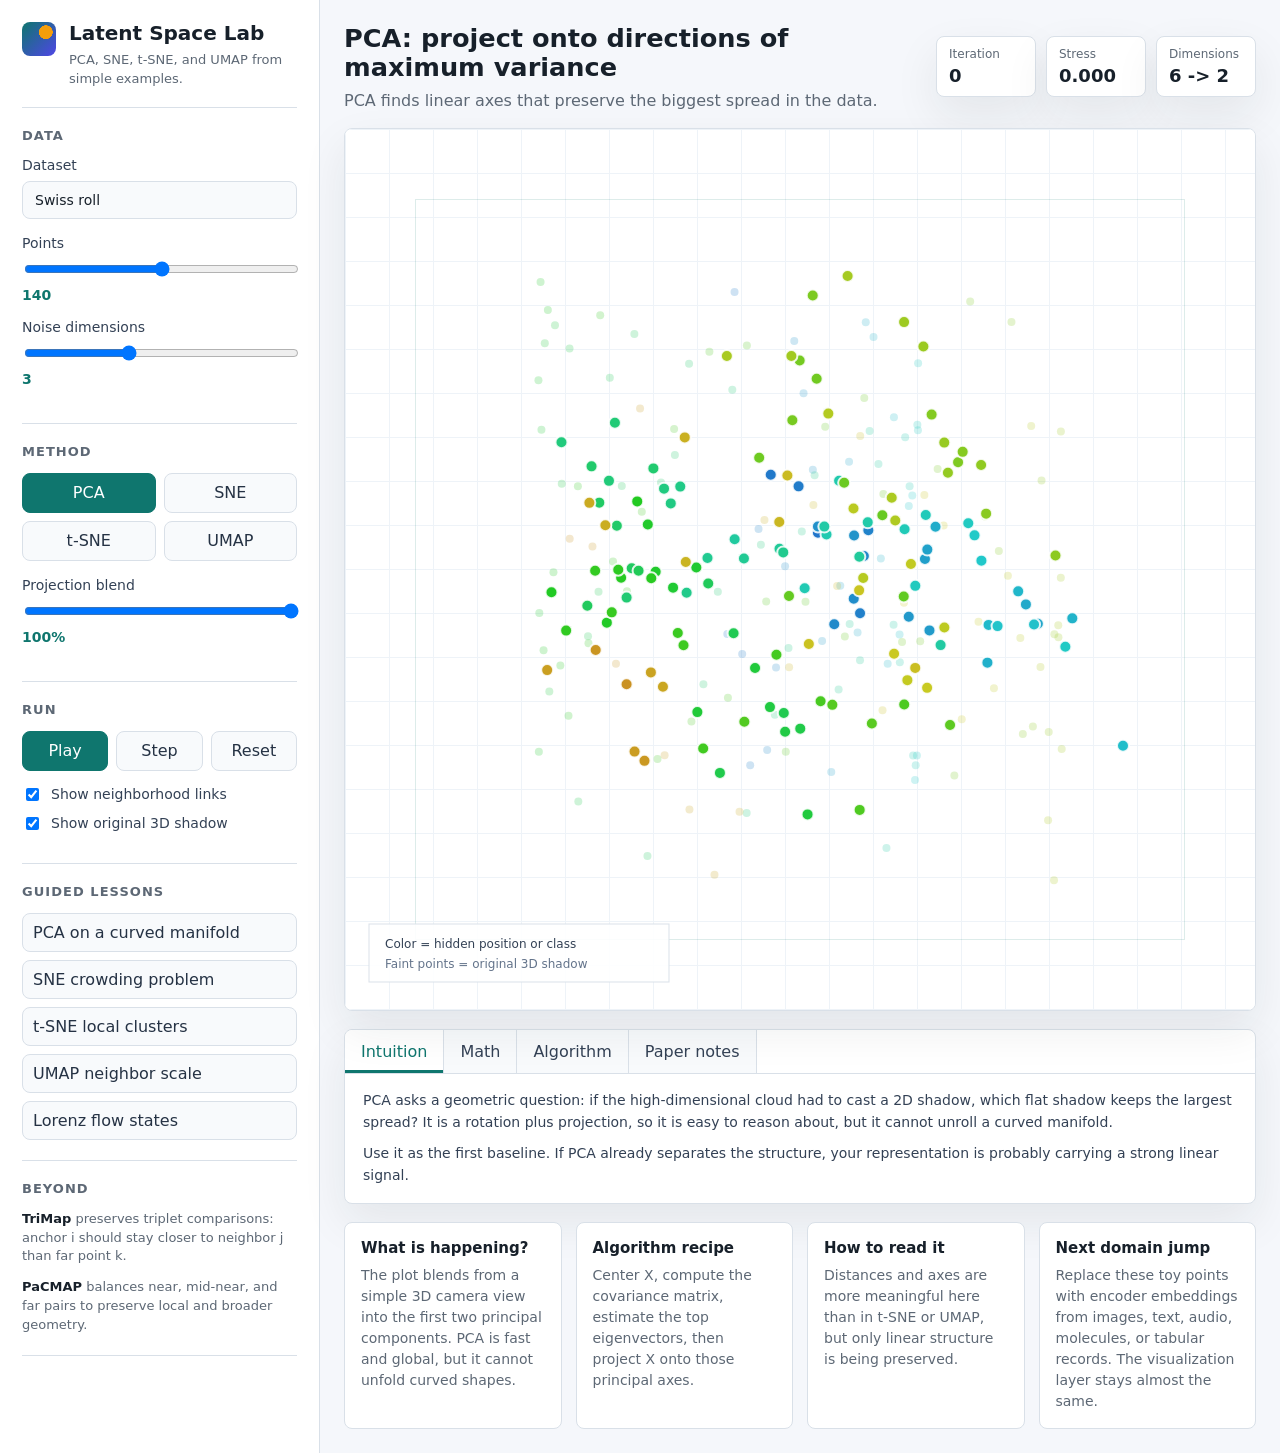
<file: index.html>
<!doctype html>
<html lang="en">
  <head>
    <meta charset="utf-8">
    <meta name="viewport" content="width=device-width, initial-scale=1">
    <title>Latent Space Visualization Lab</title>
    <link rel="stylesheet" href="styles.css">
  </head>
  <body>
    <div class="app-shell">
      <aside class="sidebar">
        <div class="brand">
          <span class="brand-mark"></span>
          <div>
            <h1>Latent Space Lab</h1>
            <p>PCA, SNE, t-SNE, and UMAP from simple examples.</p>
          </div>
        </div>

        <section class="panel">
          <h2>Data</h2>
          <label>
            Dataset
            <select id="datasetSelect">
              <option value="swiss">Swiss roll</option>
              <option value="helix">3D helix</option>
              <option value="blobs">Separated blobs</option>
              <option value="rings">Nested rings</option>
              <option value="lorenz">Lorenz attractor</option>
            </select>
          </label>
          <label>
            Points
            <input id="pointCount" type="range" min="60" max="220" step="20" value="140">
            <output id="pointCountLabel">140</output>
          </label>
          <label>
            Noise dimensions
            <input id="noiseDims" type="range" min="0" max="8" step="1" value="3">
            <output id="noiseDimsLabel">3</output>
          </label>
        </section>

        <section class="panel">
          <h2>Method</h2>
          <div class="segmented" id="methodTabs">
            <button type="button" data-method="pca" class="active">PCA</button>
            <button type="button" data-method="sne">SNE</button>
            <button type="button" data-method="tsne">t-SNE</button>
            <button type="button" data-method="umap">UMAP</button>
          </div>

          <div id="pcaControls" class="method-controls">
            <label>
              Projection blend
              <input id="pcaBlend" type="range" min="0" max="100" value="100">
              <output id="pcaBlendLabel">100%</output>
            </label>
          </div>

          <div id="neighborControls" class="method-controls hidden">
            <label>
              Neighborhood
              <input id="neighborSize" type="range" min="4" max="50" step="1" value="18">
              <output id="neighborSizeLabel">18</output>
            </label>
            <label>
              Learning rate
              <input id="learningRate" type="range" min="1" max="90" step="1" value="30">
              <output id="learningRateLabel">0.30</output>
            </label>
          </div>
        </section>

        <section class="panel">
          <h2>Run</h2>
          <div class="button-row">
            <button id="playButton" type="button">Play</button>
            <button id="stepButton" type="button">Step</button>
            <button id="resetButton" type="button">Reset</button>
          </div>
          <label class="checkbox-label">
            <input id="showLinks" type="checkbox" checked>
            Show neighborhood links
          </label>
          <label class="checkbox-label">
            <input id="showGhost" type="checkbox" checked>
            Show original 3D shadow
          </label>
        </section>

        <section class="panel">
          <h2>Guided Lessons</h2>
          <div class="lesson-list" id="lessonList">
            <button type="button" data-lesson="pcaSwiss">PCA on a curved manifold</button>
            <button type="button" data-lesson="sneCrowding">SNE crowding problem</button>
            <button type="button" data-lesson="tsneClusters">t-SNE local clusters</button>
            <button type="button" data-lesson="umapNeighbors">UMAP neighbor scale</button>
            <button type="button" data-lesson="lorenzFlow">Lorenz flow states</button>
          </div>
        </section>

        <section class="panel">
          <h2>Beyond</h2>
          <div class="beyond-list">
            <p><strong>TriMap</strong> preserves triplet comparisons: anchor i should stay closer to neighbor j than far point k.</p>
            <p><strong>PaCMAP</strong> balances near, mid-near, and far pairs to preserve local and broader geometry.</p>
          </div>
        </section>
      </aside>

      <main class="workspace">
        <header class="topbar">
          <div>
            <h2 id="methodTitle">PCA: project onto directions of maximum variance</h2>
            <p id="methodDescription">PCA finds linear axes that preserve the biggest spread in the data.</p>
          </div>
          <div class="stat-strip">
            <div>
              <span>Iteration</span>
              <strong id="iterationStat">0</strong>
            </div>
            <div>
              <span>Stress</span>
              <strong id="stressStat">0.000</strong>
            </div>
            <div>
              <span>Dimensions</span>
              <strong id="dimensionStat">6 -> 2</strong>
            </div>
          </div>
        </header>

        <section class="stage">
          <canvas id="plotCanvas" width="1200" height="760" aria-label="Dimensionality reduction visualization"></canvas>
          <div id="pointInspector" class="point-inspector hidden"></div>
        </section>

        <section class="details-panel">
          <div class="detail-tabs" id="detailTabs">
            <button type="button" class="active" data-detail="intuition">Intuition</button>
            <button type="button" data-detail="math">Math</button>
            <button type="button" data-detail="algorithm">Algorithm</button>
            <button type="button" data-detail="paper">Paper notes</button>
          </div>
          <div id="detailContent" class="detail-content"></div>
        </section>

        <section class="explain-grid">
          <article>
            <h3 id="stepTitle">What is happening?</h3>
            <p id="stepText">The high-dimensional points are generated from a simple 3D shape with optional extra noise dimensions. The selected method turns them into a 2D map.</p>
          </article>
          <article>
            <h3>Algorithm recipe</h3>
            <p id="algorithmText">Center the data, find the directions of maximum variance, then project each point onto the top two principal components.</p>
          </article>
          <article>
            <h3>How to read it</h3>
            <p id="readText">Colors follow the hidden position along the original dataset. In PCA, far directions are meaningful. In SNE, t-SNE, and UMAP, trust neighborhoods more than global axes.</p>
          </article>
          <article>
            <h3>Next domain jump</h3>
            <p>Replace these toy points with encoder embeddings from images, text, audio, molecules, or tabular records. The visualization layer stays almost the same.</p>
          </article>
        </section>
      </main>
    </div>

    <script src="app.js" defer></script>
  </body>
</html>
</file>
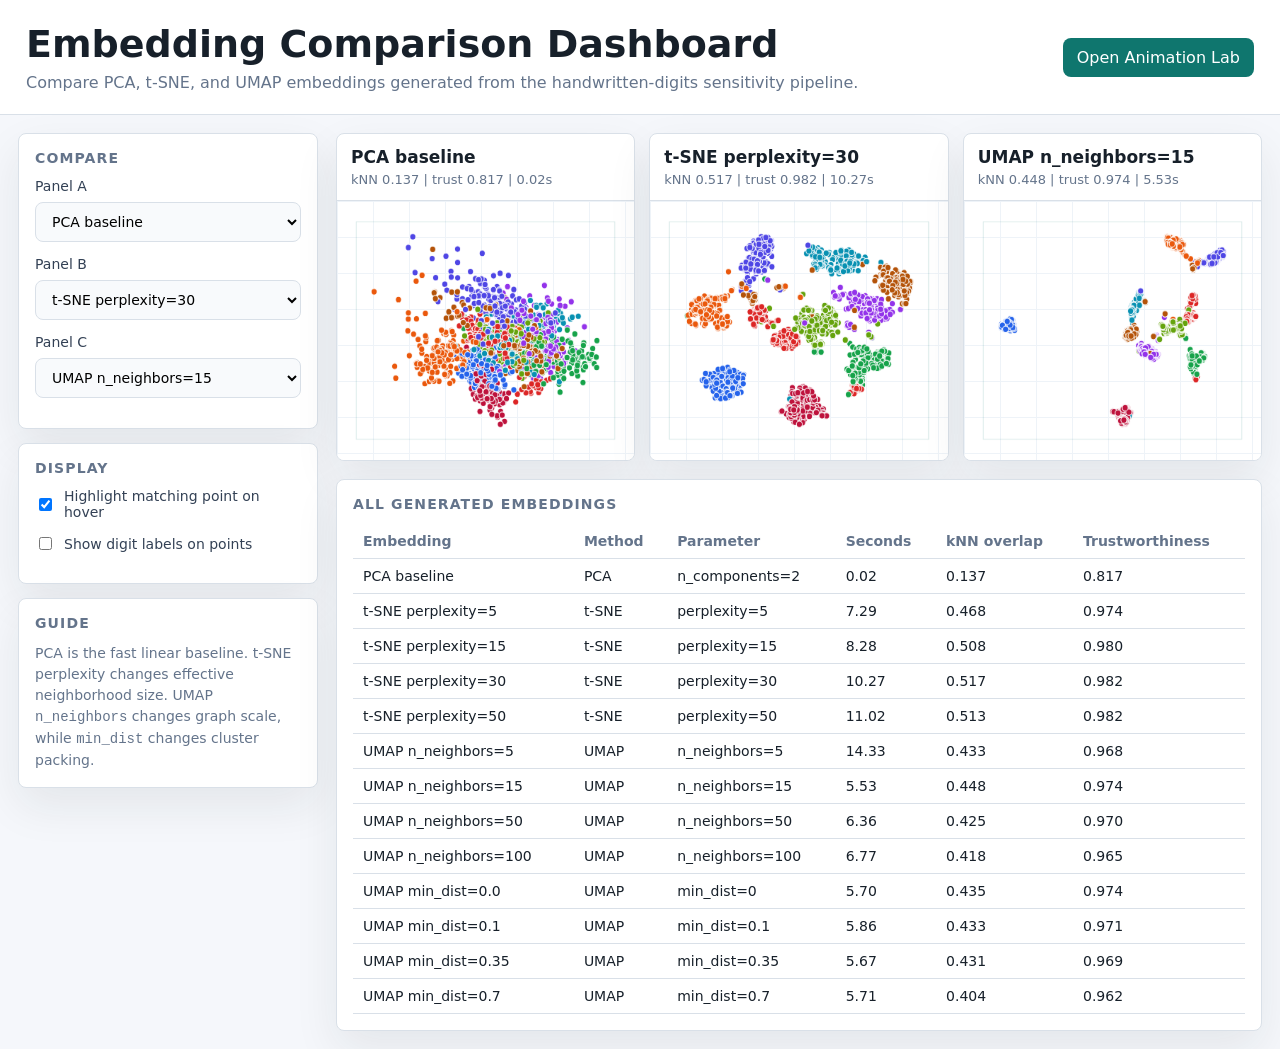
<file: dashboard.html>
<!doctype html>
<html lang="en">
  <head>
    <meta charset="utf-8">
    <meta name="viewport" content="width=device-width, initial-scale=1">
    <title>Latent Space Comparison Dashboard</title>
    <link rel="stylesheet" href="dashboard.css">
  </head>
  <body>
    <header class="dashboard-header">
      <div>
        <h1>Embedding Comparison Dashboard</h1>
        <p>Compare PCA, t-SNE, and UMAP embeddings generated from the handwritten-digits sensitivity pipeline.</p>
      </div>
      <a href="index.html">Open Animation Lab</a>
    </header>

    <main class="dashboard-shell">
      <aside class="controls">
        <section>
          <h2>Compare</h2>
          <label>
            Panel A
            <select id="selectA"></select>
          </label>
          <label>
            Panel B
            <select id="selectB"></select>
          </label>
          <label>
            Panel C
            <select id="selectC"></select>
          </label>
        </section>

        <section>
          <h2>Display</h2>
          <label class="check">
            <input id="linkHover" type="checkbox" checked>
            Highlight matching point on hover
          </label>
          <label class="check">
            <input id="showLabels" type="checkbox">
            Show digit labels on points
          </label>
        </section>

        <section>
          <h2>Guide</h2>
          <p>PCA is the fast linear baseline. t-SNE perplexity changes effective neighborhood size. UMAP <code>n_neighbors</code> changes graph scale, while <code>min_dist</code> changes cluster packing.</p>
        </section>
      </aside>

      <section class="comparison-area">
        <div class="plot-grid">
          <article class="plot-card">
            <div class="plot-title">
              <h2 id="titleA">Panel A</h2>
              <span id="metricA"></span>
            </div>
            <canvas id="canvasA" width="720" height="560"></canvas>
          </article>
          <article class="plot-card">
            <div class="plot-title">
              <h2 id="titleB">Panel B</h2>
              <span id="metricB"></span>
            </div>
            <canvas id="canvasB" width="720" height="560"></canvas>
          </article>
          <article class="plot-card">
            <div class="plot-title">
              <h2 id="titleC">Panel C</h2>
              <span id="metricC"></span>
            </div>
            <canvas id="canvasC" width="720" height="560"></canvas>
          </article>
        </div>

        <section class="metrics-table">
          <h2>All Generated Embeddings</h2>
          <table>
            <thead>
              <tr>
                <th>Embedding</th>
                <th>Method</th>
                <th>Parameter</th>
                <th>Seconds</th>
                <th>kNN overlap</th>
                <th>Trustworthiness</th>
              </tr>
            </thead>
            <tbody id="metricsBody"></tbody>
          </table>
        </section>
      </section>
    </main>

    <div id="tooltip" class="tooltip hidden"></div>
    <script src="dashboard.js" defer></script>
  </body>
</html>
</file>
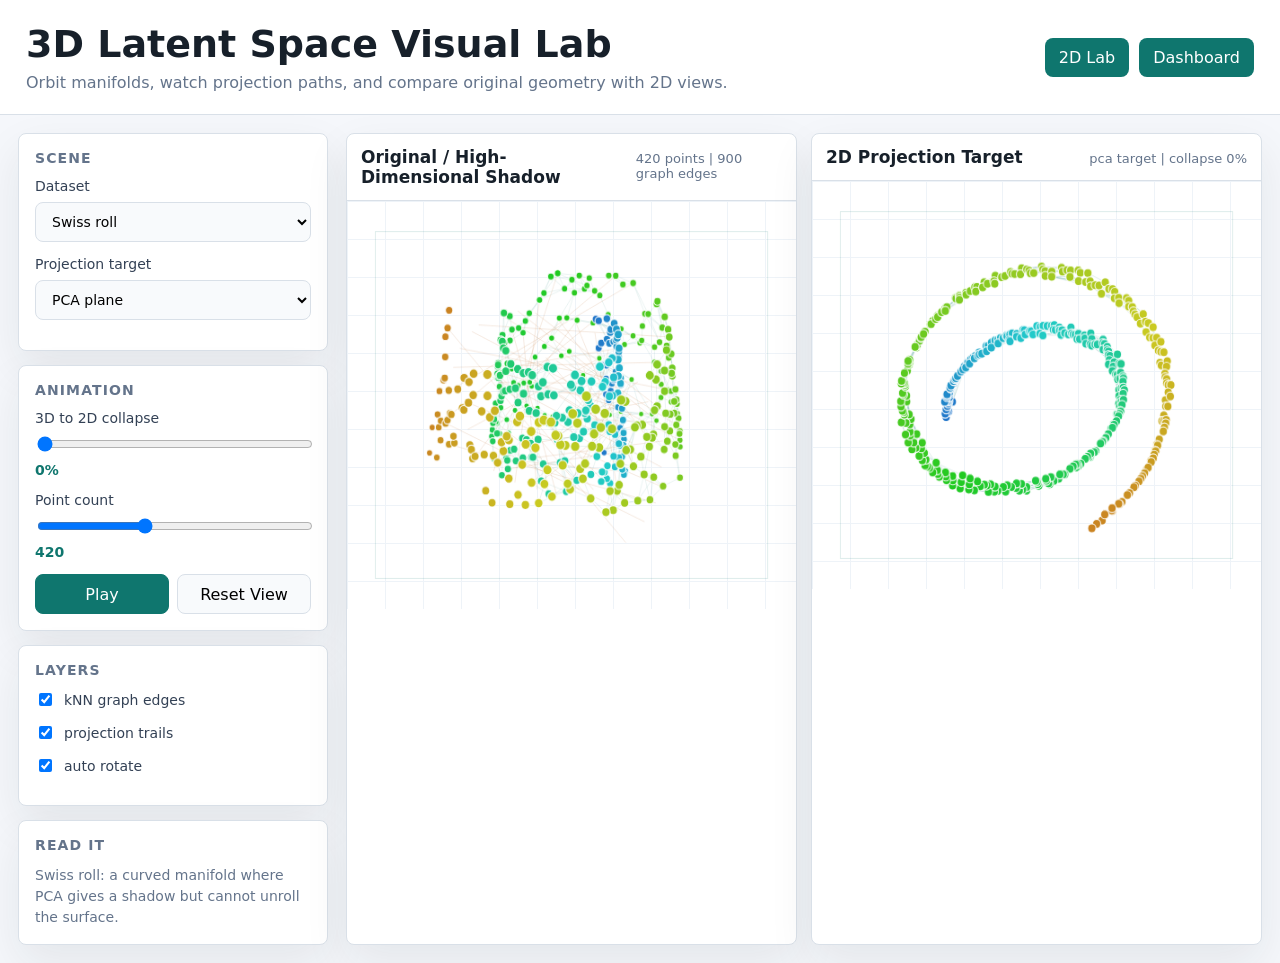
<file: visual3d.html>
<!doctype html>
<html lang="en">
  <head>
    <meta charset="utf-8">
    <meta name="viewport" content="width=device-width, initial-scale=1">
    <title>3D Latent Space Visual Lab</title>
    <link rel="stylesheet" href="visual3d.css">
  </head>
  <body>
    <header class="top">
      <div>
        <h1>3D Latent Space Visual Lab</h1>
        <p>Orbit manifolds, watch projection paths, and compare original geometry with 2D views.</p>
      </div>
      <nav>
        <a href="index.html">2D Lab</a>
        <a href="dashboard.html">Dashboard</a>
      </nav>
    </header>

    <main class="shell">
      <aside class="controls">
        <section>
          <h2>Scene</h2>
          <label>Dataset
            <select id="dataset">
              <option value="swiss">Swiss roll</option>
              <option value="lorenz">Lorenz attractor</option>
              <option value="helix">Helix</option>
              <option value="rings">Nested rings</option>
              <option value="hypercube">4D hypercube shadow</option>
            </select>
          </label>
          <label>Projection target
            <select id="projection">
              <option value="pca">PCA plane</option>
              <option value="random">Random 2D plane</option>
              <option value="radial">Radial unwrap</option>
            </select>
          </label>
        </section>

        <section>
          <h2>Animation</h2>
          <label>3D to 2D collapse
            <input id="collapse" type="range" min="0" max="100" value="0">
            <output id="collapseLabel">0%</output>
          </label>
          <label>Point count
            <input id="count" type="range" min="120" max="900" step="60" value="420">
            <output id="countLabel">420</output>
          </label>
          <div class="buttons">
            <button id="play" type="button">Play</button>
            <button id="resetView" type="button">Reset View</button>
          </div>
        </section>

        <section>
          <h2>Layers</h2>
          <label class="check"><input id="showGraph" type="checkbox" checked> kNN graph edges</label>
          <label class="check"><input id="showTrail" type="checkbox" checked> projection trails</label>
          <label class="check"><input id="autoRotate" type="checkbox" checked> auto rotate</label>
        </section>

        <section>
          <h2>Read It</h2>
          <p id="explain">The left view is the original manifold in 3D or a 3D shadow of a higher-dimensional object. The right view is the current 2D projection target.</p>
        </section>
      </aside>

      <section class="stage">
        <article class="viewport">
          <div class="viewport-title">
            <h2>Original / High-Dimensional Shadow</h2>
            <span id="leftMetric">orbit with drag</span>
          </div>
          <canvas id="canvas3d" width="900" height="720"></canvas>
        </article>
        <article class="viewport">
          <div class="viewport-title">
            <h2>2D Projection Target</h2>
            <span id="rightMetric">linked colors and neighbors</span>
          </div>
          <canvas id="canvas2d" width="900" height="720"></canvas>
        </article>
      </section>
    </main>

    <script src="visual3d.js" defer></script>
  </body>
</html>
</file>
<file: styles.css>
:root {
  color-scheme: light;
  --bg: #f5f7fb;
  --ink: #17202a;
  --muted: #5d6875;
  --line: #d9e0e8;
  --panel: #ffffff;
  --accent: #0f766e;
  --accent-2: #b45309;
  --accent-3: #4f46e5;
  --shadow: 0 18px 45px rgba(23, 32, 42, 0.08);
}

* {
  box-sizing: border-box;
}

body {
  margin: 0;
  min-height: 100vh;
  background: var(--bg);
  color: var(--ink);
  font-family: Inter, ui-sans-serif, system-ui, -apple-system, BlinkMacSystemFont, "Segoe UI", sans-serif;
}

button,
input,
select {
  font: inherit;
}

.app-shell {
  display: grid;
  grid-template-columns: 320px minmax(0, 1fr);
  min-height: 100vh;
}

.sidebar {
  background: #ffffff;
  border-right: 1px solid var(--line);
  padding: 22px;
  overflow-y: auto;
}

.brand {
  display: flex;
  gap: 13px;
  align-items: flex-start;
  padding-bottom: 18px;
  border-bottom: 1px solid var(--line);
}

.brand-mark {
  width: 34px;
  height: 34px;
  border-radius: 8px;
  background:
    radial-gradient(circle at 70% 30%, #f59e0b 0 20%, transparent 21%),
    linear-gradient(135deg, #0f766e, #4f46e5);
  flex: 0 0 auto;
}

h1,
h2,
h3,
p {
  margin: 0;
}

.brand h1 {
  font-size: 20px;
  line-height: 1.15;
}

.brand p {
  margin-top: 6px;
  color: var(--muted);
  line-height: 1.45;
  font-size: 13px;
}

.panel {
  padding: 20px 0;
  border-bottom: 1px solid var(--line);
}

.panel h2 {
  font-size: 13px;
  text-transform: uppercase;
  letter-spacing: 0.08em;
  color: var(--muted);
  margin-bottom: 14px;
}

label {
  display: grid;
  gap: 8px;
  margin-bottom: 16px;
  color: #334155;
  font-size: 14px;
}

select,
input[type="range"] {
  width: 100%;
}

select {
  appearance: none;
  background: #f8fafc;
  border: 1px solid var(--line);
  border-radius: 8px;
  color: var(--ink);
  padding: 10px 12px;
}

output {
  color: var(--accent);
  font-weight: 700;
}

.segmented {
  display: grid;
  grid-template-columns: repeat(2, 1fr);
  gap: 8px;
  margin-bottom: 16px;
}

.segmented button,
.button-row button {
  border: 1px solid var(--line);
  background: #f8fafc;
  color: #253244;
  border-radius: 8px;
  min-height: 40px;
  cursor: pointer;
}

.segmented button.active,
.button-row button:first-child {
  border-color: var(--accent);
  background: var(--accent);
  color: #ffffff;
}

.button-row {
  display: grid;
  grid-template-columns: 1fr 1fr 1fr;
  gap: 8px;
  margin-bottom: 14px;
}

.lesson-list {
  display: grid;
  gap: 8px;
}

.beyond-list {
  display: grid;
  gap: 12px;
}

.beyond-list p {
  color: var(--muted);
  font-size: 13px;
  line-height: 1.45;
}

.beyond-list strong {
  color: var(--ink);
}

.lesson-list button {
  min-height: 38px;
  text-align: left;
  border: 1px solid var(--line);
  background: #f8fafc;
  color: #253244;
  border-radius: 8px;
  padding: 9px 10px;
  cursor: pointer;
}

.lesson-list button:hover,
.segmented button:hover,
.button-row button:hover {
  border-color: var(--accent);
}

.checkbox-label {
  display: flex;
  align-items: center;
  gap: 9px;
  margin-bottom: 10px;
}

.hidden {
  display: none;
}

.workspace {
  display: grid;
  grid-template-rows: auto minmax(420px, 1fr) auto;
  gap: 18px;
  padding: 24px;
  min-width: 0;
}

.topbar {
  display: flex;
  align-items: center;
  justify-content: space-between;
  gap: 20px;
}

.topbar h2 {
  font-size: clamp(20px, 2vw, 30px);
  line-height: 1.15;
}

.topbar p {
  margin-top: 8px;
  color: var(--muted);
  max-width: 780px;
}

.stat-strip {
  display: grid;
  grid-template-columns: repeat(3, minmax(82px, 1fr));
  gap: 10px;
  min-width: 320px;
}

.stat-strip div {
  background: var(--panel);
  border: 1px solid var(--line);
  border-radius: 8px;
  padding: 10px 12px;
  box-shadow: var(--shadow);
}

.stat-strip span {
  display: block;
  color: var(--muted);
  font-size: 12px;
}

.stat-strip strong {
  display: block;
  margin-top: 4px;
  font-size: 18px;
}

.stage {
  min-height: 0;
  position: relative;
  background: var(--panel);
  border: 1px solid var(--line);
  border-radius: 8px;
  box-shadow: var(--shadow);
  overflow: hidden;
}

canvas {
  width: 100%;
  height: 100%;
  display: block;
  background:
    linear-gradient(#eef3f8 1px, transparent 1px),
    linear-gradient(90deg, #eef3f8 1px, transparent 1px),
    #ffffff;
  background-size: 44px 44px;
}

.point-inspector {
  position: absolute;
  left: 18px;
  top: 18px;
  max-width: min(340px, calc(100% - 36px));
  background: rgba(255, 255, 255, 0.94);
  border: 1px solid var(--line);
  border-radius: 8px;
  box-shadow: var(--shadow);
  padding: 12px 14px;
  pointer-events: none;
  color: #334155;
  font-size: 13px;
  line-height: 1.45;
}

.point-inspector strong {
  display: block;
  color: var(--ink);
  margin-bottom: 4px;
}

.details-panel {
  background: var(--panel);
  border: 1px solid var(--line);
  border-radius: 8px;
  box-shadow: var(--shadow);
  overflow: hidden;
}

.detail-tabs {
  display: flex;
  gap: 0;
  border-bottom: 1px solid var(--line);
  overflow-x: auto;
}

.detail-tabs button {
  border: 0;
  border-right: 1px solid var(--line);
  background: #f8fafc;
  color: #334155;
  padding: 12px 16px;
  cursor: pointer;
  white-space: nowrap;
}

.detail-tabs button.active {
  background: #ffffff;
  color: var(--accent);
  box-shadow: inset 0 -3px 0 var(--accent);
}

.detail-content {
  padding: 16px 18px;
  color: #334155;
  line-height: 1.55;
  font-size: 14px;
}

.detail-content p + p {
  margin-top: 10px;
}

.detail-content code {
  background: #f1f5f9;
  border: 1px solid #e2e8f0;
  border-radius: 6px;
  padding: 1px 5px;
}

.detail-content ol {
  margin: 8px 0 0;
  padding-left: 20px;
}

.detail-content li + li {
  margin-top: 5px;
}

.explain-grid {
  display: grid;
  grid-template-columns: repeat(4, 1fr);
  gap: 14px;
}

.explain-grid article {
  background: var(--panel);
  border: 1px solid var(--line);
  border-radius: 8px;
  padding: 16px;
}

.explain-grid h3 {
  font-size: 15px;
  margin-bottom: 8px;
}

.explain-grid p {
  color: var(--muted);
  line-height: 1.5;
  font-size: 14px;
}

@media (max-width: 920px) {
  .app-shell {
    grid-template-columns: 1fr;
  }

  .sidebar {
    border-right: 0;
    border-bottom: 1px solid var(--line);
  }

  .topbar,
  .explain-grid {
    grid-template-columns: 1fr;
    display: grid;
  }

  .stat-strip {
    min-width: 0;
  }
}
</file>
<file: dashboard.css>
:root {
  --bg: #f5f7fb;
  --panel: #ffffff;
  --ink: #17202a;
  --muted: #64748b;
  --line: #d9e0e8;
  --accent: #0f766e;
  --accent-2: #b45309;
  --shadow: 0 18px 45px rgba(23, 32, 42, 0.08);
}

* {
  box-sizing: border-box;
}

body {
  margin: 0;
  min-height: 100vh;
  background: var(--bg);
  color: var(--ink);
  font-family: Inter, ui-sans-serif, system-ui, -apple-system, BlinkMacSystemFont, "Segoe UI", sans-serif;
}

button,
select,
input {
  font: inherit;
}

.dashboard-header {
  display: flex;
  justify-content: space-between;
  align-items: center;
  gap: 18px;
  padding: 22px 26px;
  background: #ffffff;
  border-bottom: 1px solid var(--line);
}

.dashboard-header h1 {
  margin: 0;
  font-size: clamp(24px, 3vw, 38px);
}

.dashboard-header p {
  margin: 7px 0 0;
  color: var(--muted);
}

.dashboard-header a {
  color: #ffffff;
  background: var(--accent);
  text-decoration: none;
  padding: 10px 14px;
  border-radius: 8px;
  white-space: nowrap;
}

.dashboard-shell {
  display: grid;
  grid-template-columns: 300px minmax(0, 1fr);
  gap: 18px;
  padding: 18px;
}

.controls {
  display: grid;
  align-content: start;
  gap: 14px;
}

.controls section,
.plot-card,
.metrics-table {
  background: var(--panel);
  border: 1px solid var(--line);
  border-radius: 8px;
  box-shadow: var(--shadow);
}

.controls section {
  padding: 16px;
}

.controls h2,
.metrics-table h2 {
  margin: 0 0 12px;
  font-size: 14px;
  text-transform: uppercase;
  color: var(--muted);
  letter-spacing: 0.08em;
}

.controls p {
  margin: 0;
  color: var(--muted);
  line-height: 1.5;
  font-size: 14px;
}

label {
  display: grid;
  gap: 8px;
  margin-bottom: 14px;
  font-size: 14px;
  color: #334155;
}

.check {
  display: flex;
  align-items: center;
  gap: 9px;
}

select {
  width: 100%;
  border: 1px solid var(--line);
  background: #f8fafc;
  border-radius: 8px;
  padding: 10px 12px;
}

.comparison-area {
  display: grid;
  gap: 18px;
  min-width: 0;
}

.plot-grid {
  display: grid;
  grid-template-columns: repeat(3, minmax(0, 1fr));
  gap: 14px;
}

.plot-card {
  overflow: hidden;
}

.plot-title {
  display: grid;
  gap: 5px;
  padding: 13px 14px;
  border-bottom: 1px solid var(--line);
}

.plot-title h2 {
  margin: 0;
  font-size: 17px;
}

.plot-title span {
  color: var(--muted);
  font-size: 13px;
}

canvas {
  width: 100%;
  aspect-ratio: 1.15;
  display: block;
  background:
    linear-gradient(#eef3f8 1px, transparent 1px),
    linear-gradient(90deg, #eef3f8 1px, transparent 1px),
    #ffffff;
  background-size: 36px 36px;
}

.metrics-table {
  padding: 16px;
  overflow-x: auto;
}

table {
  width: 100%;
  border-collapse: collapse;
  font-size: 14px;
}

th,
td {
  padding: 9px 10px;
  border-bottom: 1px solid var(--line);
  text-align: left;
}

th {
  color: var(--muted);
  font-weight: 700;
}

.tooltip {
  position: fixed;
  z-index: 10;
  background: rgba(255, 255, 255, 0.96);
  border: 1px solid var(--line);
  border-radius: 8px;
  box-shadow: var(--shadow);
  padding: 10px 12px;
  pointer-events: none;
  color: #334155;
  font-size: 13px;
}

.hidden {
  display: none;
}

@media (max-width: 1100px) {
  .dashboard-shell,
  .plot-grid {
    grid-template-columns: 1fr;
  }

  .dashboard-header {
    display: grid;
  }
}
</file>
<file: visual3d.css>
:root {
  --bg: #f5f7fb;
  --panel: #ffffff;
  --ink: #17202a;
  --muted: #64748b;
  --line: #d9e0e8;
  --accent: #0f766e;
  --shadow: 0 18px 45px rgba(23, 32, 42, 0.08);
}
* { box-sizing: border-box; }
body {
  margin: 0;
  min-height: 100vh;
  background: var(--bg);
  color: var(--ink);
  font-family: Inter, ui-sans-serif, system-ui, -apple-system, BlinkMacSystemFont, "Segoe UI", sans-serif;
}
button, select, input { font: inherit; }
.top {
  display: flex;
  align-items: center;
  justify-content: space-between;
  gap: 18px;
  padding: 22px 26px;
  background: #ffffff;
  border-bottom: 1px solid var(--line);
}
.top h1, .top p { margin: 0; }
.top h1 { font-size: clamp(24px, 3vw, 38px); }
.top p { margin-top: 7px; color: var(--muted); }
.top nav { display: flex; gap: 10px; }
.top a {
  text-decoration: none;
  color: #ffffff;
  background: var(--accent);
  padding: 10px 14px;
  border-radius: 8px;
}
.shell {
  display: grid;
  grid-template-columns: 310px minmax(0, 1fr);
  gap: 18px;
  padding: 18px;
}
.controls { display: grid; align-content: start; gap: 14px; }
.controls section, .viewport {
  background: var(--panel);
  border: 1px solid var(--line);
  border-radius: 8px;
  box-shadow: var(--shadow);
}
.controls section { padding: 16px; }
.controls h2 {
  margin: 0 0 12px;
  font-size: 14px;
  text-transform: uppercase;
  letter-spacing: 0.08em;
  color: var(--muted);
}
.controls p { margin: 0; color: var(--muted); line-height: 1.5; font-size: 14px; }
label { display: grid; gap: 8px; margin-bottom: 14px; color: #334155; font-size: 14px; }
.check { display: flex; gap: 9px; align-items: center; }
select {
  border: 1px solid var(--line);
  border-radius: 8px;
  background: #f8fafc;
  padding: 10px 12px;
  width: 100%;
}
input[type="range"] { width: 100%; }
output { color: var(--accent); font-weight: 700; }
.buttons { display: grid; grid-template-columns: 1fr 1fr; gap: 8px; }
button {
  border: 1px solid var(--line);
  border-radius: 8px;
  background: #f8fafc;
  min-height: 40px;
  cursor: pointer;
}
button:first-child { background: var(--accent); color: #ffffff; border-color: var(--accent); }
.stage { display: grid; grid-template-columns: 1fr 1fr; gap: 14px; min-width: 0; }
.viewport { overflow: hidden; }
.viewport-title {
  display: flex;
  justify-content: space-between;
  align-items: baseline;
  gap: 12px;
  padding: 13px 14px;
  border-bottom: 1px solid var(--line);
}
.viewport-title h2 { margin: 0; font-size: 17px; }
.viewport-title span { color: var(--muted); font-size: 13px; }
canvas {
  display: block;
  width: 100%;
  aspect-ratio: 1.1;
  background:
    linear-gradient(#eef3f8 1px, transparent 1px),
    linear-gradient(90deg, #eef3f8 1px, transparent 1px),
    #ffffff;
  background-size: 38px 38px;
}
@media (max-width: 1100px) {
  .shell, .stage { grid-template-columns: 1fr; }
  .top { display: grid; }
}
</file>
